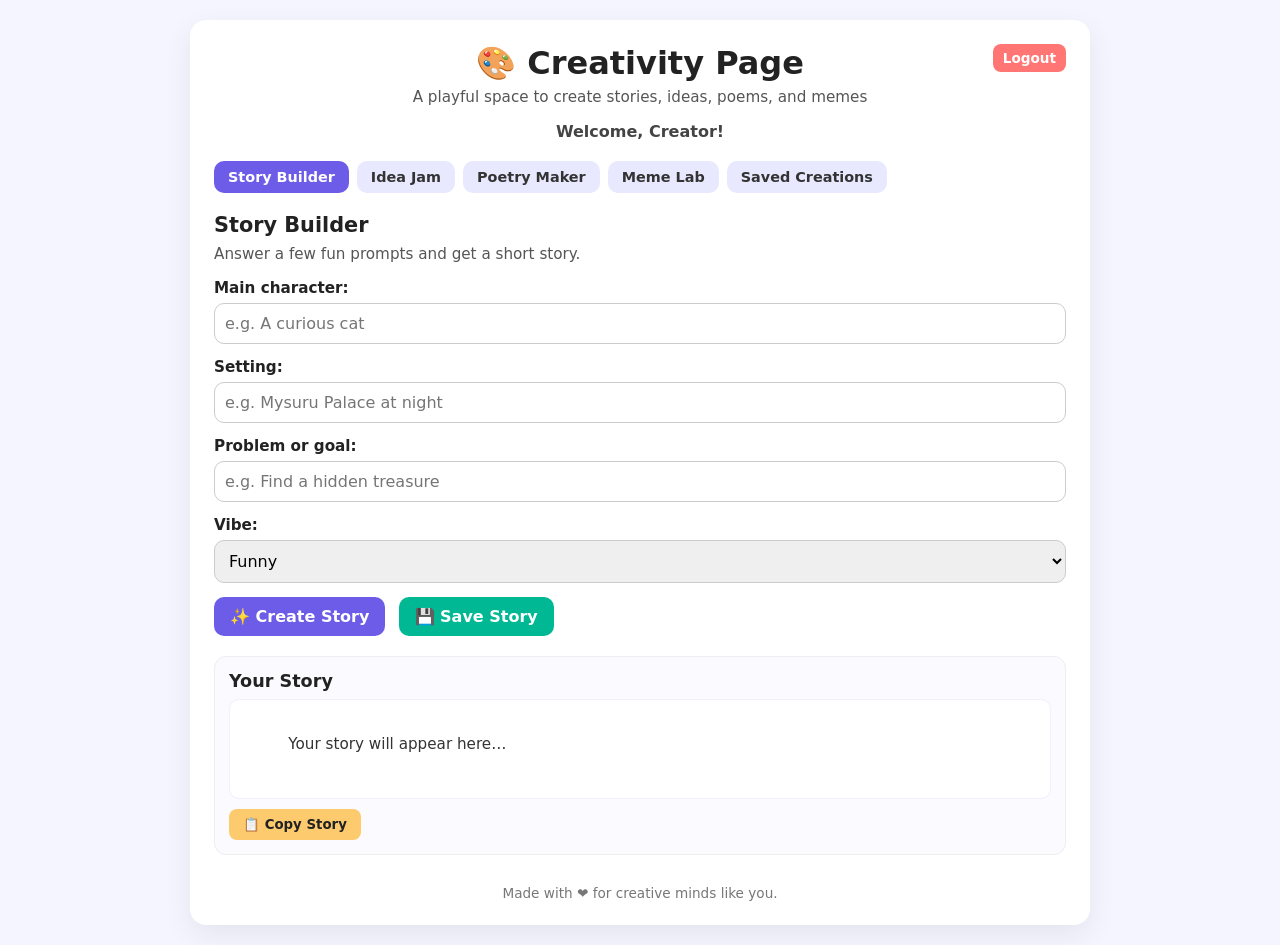
<file: index.html>
<!DOCTYPE html>
<html lang="en">
<head>
  <meta charset="UTF-8">
  <meta name="viewport" content="width=device-width, initial-scale=1.0">
  <meta name="theme-color" content="#6c5ce7">
  <title>Creativity Page</title>
  <link rel="stylesheet" href="./style.css">
</head>

<body>
  <div class="app">

    <header>
      <h1>🎨 Creativity Page</h1>
      <p class="tagline">
        A playful space to create stories, ideas, poems, and memes
      </p>
      <div id="userInfo" class="user-info"></div>
      <button id="logoutBtn" class="small-btn" type="button">
        Logout
      </button>
    </header>

    <nav class="tabs" aria-label="Creative tools">
      <button type="button" class="tab active" data-tab="story">
        Story Builder
      </button>
      <button type="button" class="tab" data-tab="idea">
        Idea Jam
      </button>
      <button type="button" class="tab" data-tab="poetry">
        Poetry Maker
      </button>
      <button type="button" class="tab" data-tab="meme">
        Meme Lab
      </button>
      <button type="button" class="tab" data-tab="saved">
        Saved Creations
      </button>
    </nav>

    <!-- STORY BUILDER -->
    <section id="story" class="mode-section active">
      <h2>Story Builder</h2>
      <p>Answer a few fun prompts and get a short story.</p>

      <div class="form-group">
        <label for="storyCharacter">Main character:</label>
        <input type="text" id="storyCharacter"
          placeholder="e.g. A curious cat">
      </div>

      <div class="form-group">
        <label for="storySetting">Setting:</label>
        <input type="text" id="storySetting"
          placeholder="e.g. Mysuru Palace at night">
      </div>

      <div class="form-group">
        <label for="storyProblem">Problem or goal:</label>
        <input type="text" id="storyProblem"
          placeholder="e.g. Find a hidden treasure">
      </div>

      <div class="form-group">
        <label for="storyVibe">Vibe:</label>
        <select id="storyVibe">
          <option value="funny">Funny</option>
          <option value="adventure">Adventure</option>
          <option value="mysterious">Mysterious</option>
          <option value="heartwarming">Heartwarming</option>
        </select>
      </div>

      <button type="button" id="generateStoryBtn" class="primary">
        ✨ Create Story
      </button>
      <button type="button" id="saveStoryBtn" class="secondary">
        💾 Save Story
      </button>

      <div class="output-card">
        <h3>Your Story</h3>
        <div id="storyOutput" class="output" aria-live="polite">
          Your story will appear here…
        </div>
        <button type="button" id="copyStoryBtn">📋 Copy Story</button>
      </div>
    </section>

    <!-- IDEA JAM -->
    <section id="idea" class="mode-section">
      <h2>Idea Jam</h2>
      <p>Generate creative ideas for projects, events, names, and more.</p>

      <div class="form-group">
        <label for="ideaType">What do you need ideas for?</label>
        <select id="ideaType">
          <option value="project">Project idea</option>
          <option value="event">Event / party theme</option>
          <option value="name">Name (app, brand, character)</option>
          <option value="challenge">Personal challenge</option>
        </select>
      </div>

      <div class="form-group">
        <label for="ideaKeyword">Topic or keyword (optional):</label>
        <input type="text" id="ideaKeyword"
          placeholder="e.g. space, food, Mysuru, games">
      </div>

      <button type="button" id="generateIdeaBtn" class="primary">
        💡 Generate Ideas
      </button>
      <button type="button" id="saveIdeaBtn" class="secondary">
        💾 Save Ideas
      </button>

      <div class="output-card">
        <h3>Your Ideas</h3>
        <div id="ideaOutput" class="output" aria-live="polite">
          Ideas will appear here…
        </div>
        <button type="button" id="copyIdeaBtn">📋 Copy Ideas</button>
      </div>
    </section>

    <!-- POETRY MAKER -->
    <section id="poetry" class="mode-section">
      <h2>Poetry Maker</h2>
      <p>Fill in the blanks and create a short poem.</p>

      <div class="form-group">
        <label for="poemColor">A color:</label>
        <input type="text" id="poemColor" placeholder="e.g. golden">
      </div>

      <div class="form-group">
        <label for="poemObject">An object:</label>
        <input type="text" id="poemObject" placeholder="e.g. old bicycle">
      </div>

      <div class="form-group">
        <label for="poemPlace">A place:</label>
        <input type="text" id="poemPlace" placeholder="e.g. quiet library">
      </div>

      <div class="form-group">
        <label for="poemFeeling">A feeling:</label>
        <input type="text" id="poemFeeling" placeholder="e.g. hopeful">
      </div>

      <button type="button" id="generatePoemBtn" class="primary">
        📜 Create Poem
      </button>
      <button type="button" id="savePoemBtn" class="secondary">
        💾 Save Poem
      </button>

      <div class="output-card">
        <h3>Your Poem</h3>
        <div id="poemOutput" class="output" aria-live="polite">
          Your poem will appear here…
        </div>
        <button type="button" id="copyPoemBtn">📋 Copy Poem</button>
      </div>
    </section>

    <!-- MEME LAB -->
    <section id="meme" class="mode-section">
      <h2>Meme Lab</h2>
      <p>Get a funny scenario and create your own meme captions.</p>

      <button type="button" id="newScenarioBtn" class="primary">
        🎲 New Scenario
      </button>
      <button type="button" id="saveMemeBtn" class="secondary">
        💾 Save Meme
      </button>

      <div class="output-card">
        <h3>Scenario</h3>
        <div id="memeScenario" class="output" aria-live="polite">
          Click "New Scenario" to start…
        </div>
      </div>

      <div class="form-group">
        <label for="memeCaption1">Caption 1:</label>
        <input type="text" id="memeCaption1" placeholder="Top text">
      </div>

      <div class="form-group">
        <label for="memeCaption2">Caption 2:</label>
        <input type="text" id="memeCaption2" placeholder="Bottom text">
      </div>

      <button type="button" id="buildMemeBtn" class="primary">
        🧠 Build Meme Text
      </button>

      <div class="output-card">
        <h3>Your Meme</h3>
        <div id="memeOutput" class="output" aria-live="polite">
          Your meme text will appear here…
        </div>
        <button type="button" id="copyMemeBtn">📋 Copy Meme</button>
      </div>
    </section>

    <!-- SAVED CREATIONS -->
    <section id="saved" class="mode-section">
      <h2>Saved Creations</h2>
      <p>Your saved stories, ideas, poems, and memes.</p>

      <div id="savedList" class="saved-list">
        <p>Loading your creations…</p>
      </div>
    </section>

    <footer>
      <p>Made with ❤️ for creative minds like you.</p>
    </footer>

  </div>

  <!-- Set the page mode BEFORE loading JavaScript -->
  <script>
    window.AUTH_PAGE = false;
  </script>
  <script src="./app.js" defer></script>
</body>
</html>
</file>
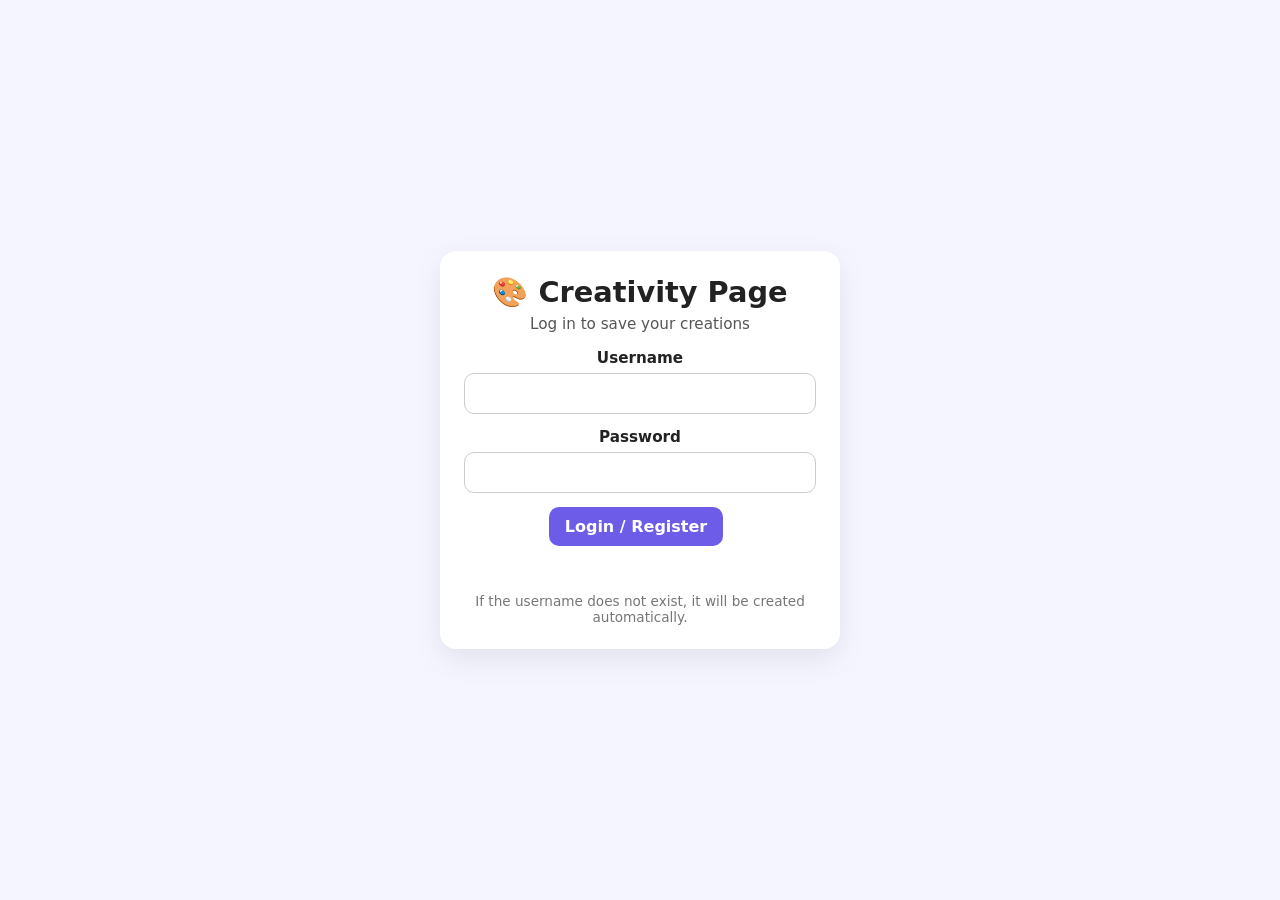
<file: login.html>
<!DOCTYPE html>
<html lang="en">
<head>
  <meta charset="UTF-8" />
  <title>Creativity Page — Login</title>
  <link rel="stylesheet" href="style.css" />
</head>
<body class="login-body">
  <div class="login-card">
    <h1>🎨 Creativity Page</h1>
    <p class="tagline">Log in to save your creations</p>

    <form id="authForm">
      <div class="form-group">
        <label>Username</label>
        <input type="text" id="username" required />
      </div>

      <div class="form-group">
        <label>Password</label>
        <input type="password" id="password" required />
      </div>

      <button type="submit" class="primary">Login / Register</button>
      <p id="authMessage" class="message"></p>
    </form>

    <p class="note">
      If the username does not exist, it will be created automatically.
    </p>
  </div>

  <script src="app.js"></script>
  <script>
    // Simple switch: if on login.html, enable auth mode
    window.AUTH_PAGE = true;
  </script>
</body>
</html>
</file>
<file: style.css>
* {
  box-sizing: border-box;
  margin: 0;
  padding: 0;
  font-family: system-ui, -apple-system, BlinkMacSystemFont, "Segoe UI", sans-serif;
}

body {
  background: #f5f5ff;
  color: #222;
  padding: 20px;
}

/* Login page */
.login-body {
  display: flex;
  align-items: center;
  justify-content: center;
  min-height: 100vh;
}

.login-card {
  background: #fff;
  padding: 24px;
  border-radius: 16px;
  width: 100%;
  max-width: 400px;
  box-shadow: 0 10px 30px rgba(0,0,0,0.08);
  text-align: center;
}

.login-card h1 {
  font-size: 1.8rem;
  margin-bottom: 6px;
}

.tagline {
  color: #555;
  margin-bottom: 16px;
  font-size: 0.95rem;
}

.note {
  font-size: 0.85rem;
  color: #777;
  margin-top: 10px;
}

.message {
  margin-top: 10px;
  font-size: 0.9rem;
  min-height: 1.2em;
}

/* Main app */
.app {
  max-width: 900px;
  margin: 0 auto;
  background: #fff;
  border-radius: 16px;
  padding: 24px;
  box-shadow: 0 10px 30px rgba(0,0,0,0.07);
  position: relative;
}

header {
  text-align: center;
  margin-bottom: 20px;
  position: relative;
}

header h1 {
  font-size: 2rem;
  margin-bottom: 6px;
}

.user-info {
  margin-top: 8px;
  font-weight: 600;
  color: #444;
}

#logoutBtn {
  position: absolute;
  top: 0;
  right: 0;
}

.small-btn {
  padding: 6px 10px;
  border: none;
  border-radius: 8px;
  background: #ff7675;
  color: #fff;
  font-weight: 600;
  cursor: pointer;
  font-size: 0.85rem;
}

.small-btn:hover {
  background: #e66767;
}

.tabs {
  display: flex;
  flex-wrap: wrap;
  gap: 8px;
  margin-bottom: 20px;
}

.tab {
  padding: 8px 14px;
  border: none;
  border-radius: 10px;
  background: #e8e8ff;
  color: #333;
  font-weight: 600;
  cursor: pointer;
  font-size: 0.9rem;
}

.tab.active {
  background: #6c5ce7;
  color: #fff;
}

.mode-section {
  display: none;
}

.mode-section.active {
  display: block;
}

.mode-section h2 {
  margin-bottom: 8px;
  font-size: 1.3rem;
}

.mode-section > p {
  margin-bottom: 16px;
  color: #555;
  font-size: 0.95rem;
}

.form-group {
  margin-bottom: 14px;
}

.form-group label {
  display: block;
  margin-bottom: 6px;
  font-weight: 600;
  font-size: 0.95rem;
}

.form-group input,
.form-group select {
  width: 100%;
  padding: 10px;
  border-radius: 10px;
  border: 1px solid #ccc;
  font-size: 1rem;
}

.primary,
.secondary {
  padding: 10px 16px;
  border: none;
  border-radius: 10px;
  font-weight: 600;
  cursor: pointer;
  font-size: 1rem;
  margin-right: 8px;
  margin-bottom: 10px;
}

.primary {
  background: #6c5ce7;
  color: #fff;
}

.primary:hover {
  background: #5b4cc4;
}

.secondary {
  background: #00b894;
  color: #fff;
}

.secondary:hover {
  background: #00a383;
}

.output-card {
  border: 1px solid #eee;
  border-radius: 12px;
  padding: 14px;
  background: #fafaff;
  margin-top: 10px;
}

.output-card h3 {
  font-size: 1.1rem;
  margin-bottom: 8px;
}

.output {
  min-height: 100px;
  white-space: pre-wrap;
  line-height: 1.5;
  font-size: 0.95rem;
  color: #333;
  margin-bottom: 10px;
  background: #fff;
  border: 1px solid #f0f0ff;
  border-radius: 10px;
  padding: 10px;
}

.output-card button {
  padding: 8px 14px;
  border: none;
  border-radius: 8px;
  background: #fdcb6e;
  color: #222;
  font-weight: 600;
  cursor: pointer;
}

.output-card button:hover {
  background: #f3c05c;
}

/* Saved list */
.saved-list {
  margin-top: 10px;
}

.saved-item {
  border: 1px solid #eee;
  border-radius: 10px;
  padding: 10px;
  background: #fafaff;
  margin-bottom: 10px;
}

.saved-item h4 {
  margin-bottom: 6px;
  font-size: 1rem;
}

.saved-item .meta {
  font-size: 0.85rem;
  color: #777;
  margin-bottom: 6px;
}

.saved-item .content {
  white-space: pre-wrap;
  font-size: 0.95rem;
  color: #333;
}

footer {
  margin-top: 30px;
  text-align: center;
  color: #777;
  font-size: 0.85rem;
}
</file>
